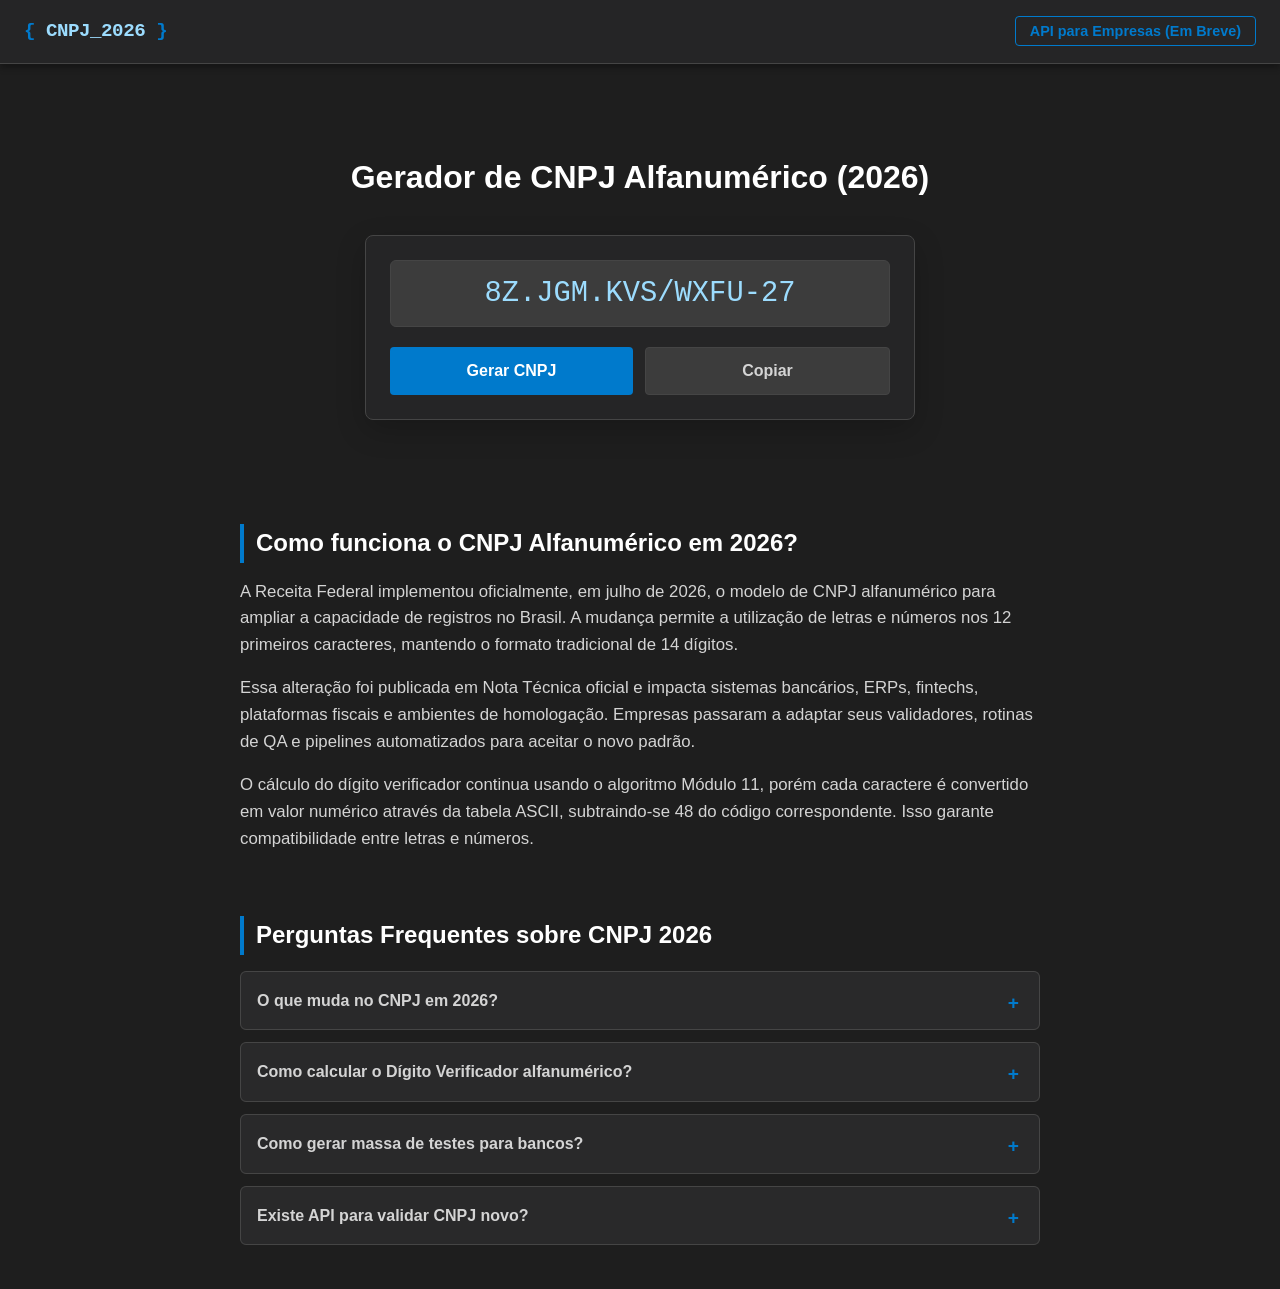
<file: index.html>
<!DOCTYPE html>
<html lang="pt-BR">
<head>
  <meta charset="UTF-8" />
  <meta name="viewport" content="width=device-width, initial-scale=1.0" />

  <title>Gerador e Validador de CNPJ Alfanumérico (2026)</title>

  <!-- SEO META -->
  <meta name="description" content="Gerador e Validador de CNPJ Alfanumérico 2026. Gere massa de testes, valide CNPJ com algoritmo Módulo 11 e Tabela ASCII. Ideal para desenvolvedores, QAs e bancos." />
  <meta name="keywords" content="Gerador CNPJ Alfanumérico, Massa de Teste CNPJ 2026, Algoritmo Validação CNPJ, Tabela ASCII CNPJ, API CNPJ, validar CNPJ novo, CNPJ letras" />
  <meta name="robots" content="index, follow" />
  <meta name="author" content="Gerador CNPJ" />

  <!-- Open Graph -->
  <meta property="og:title" content="Gerador e Validador de CNPJ Alfanumérico 2026" />
  <meta property="og:description" content="Ferramenta online para gerar e validar CNPJ alfanumérico com padrão da Receita Federal." />
  <meta property="og:type" content="website" />
  <meta property="og:locale" content="pt_BR" />
  <meta property="og:url" content="https://seudominio.github.io" />

  <link rel="stylesheet" href="style.css" />

  <link rel="canonical" href="https://geradorcnpjalfanumerico.com.br/">

  <!-- Schema.org -->
  <script type="application/ld+json">
  {
    "@context": "https://schema.org",
    "@type": "SoftwareApplication",
    "name": "Gerador de CNPJ Alfanumérico 2026",
    "applicationCategory": "DeveloperApplication",
    "operatingSystem": "Web",
    "description": "Ferramenta online para geração e validação de CNPJ alfanumérico conforme padrão Receita Federal 2026.",
    "url": "https://seudominio.github.io"
  }
  </script>

  <!-- Google Tag Manager -->
    <script>(function(w,d,s,l,i){w[l]=w[l]||[];w[l].push({'gtm.start':
    new Date().getTime(),event:'gtm.js'});var f=d.getElementsByTagName(s)[0],
    j=d.createElement(s),dl=l!='dataLayer'?'&l='+l:'';j.async=true;j.src=
    'https://www.googletagmanager.com/gtm.js?id='+i+dl;f.parentNode.insertBefore(j,f);
    })(window,document,'script','dataLayer','GTM-PTKZ77SV');</script>
  <!-- End Google Tag Manager -->
</head>

<!-- Google tag (gtag.js) -->
<script async src="https://www.googletagmanager.com/gtag/js?id=G-MRLT4BW05L"></script>
<script>
  window.dataLayer = window.dataLayer || [];
  function gtag(){dataLayer.push(arguments);}
  gtag('js', new Date());

  gtag('config', 'G-MRLT4BW05L');
</script>

<body>

<!-- Google Tag Manager (noscript) -->
<noscript><iframe src="https://www.googletagmanager.com/ns.html?id=GTM-PTKZ77SV"
height="0" width="0" style="display:none;visibility:hidden"></iframe></noscript>
<!-- End Google Tag Manager (noscript) -->

<header class="topbar">
  <span class="logo">CNPJ_2026</span>
  <button id="apiBtn">API para Empresas (Em Breve)</button>
</header>

<main class="container">

  <!-- HERO -->
  <section class="hero">

    <h1>Gerador de CNPJ Alfanumérico (2026)</h1>

    <div class="tool">

      <input
        id="cnpjInput"
        type="text"
        readonly
        placeholder="00.000.000/0000-00"
        aria-label="CNPJ Gerado"
      />

      <div class="buttons">

        <button id="generateBtn" class="primary">
          Gerar CNPJ
        </button>

        <button id="copyBtn" class="secondary">
          Copiar
        </button>

      </div>

    </div>

  </section>

  <!-- INFO -->
  <section class="content">

    <h2>Como funciona o CNPJ Alfanumérico em 2026?</h2>

    <p>
      A Receita Federal implementou oficialmente, em julho de 2026, o modelo de
      CNPJ alfanumérico para ampliar a capacidade de registros no Brasil.
      A mudança permite a utilização de letras e números nos 12 primeiros
      caracteres, mantendo o formato tradicional de 14 dígitos.
    </p>

    <p>
      Essa alteração foi publicada em Nota Técnica oficial e impacta sistemas
      bancários, ERPs, fintechs, plataformas fiscais e ambientes de homologação.
      Empresas passaram a adaptar seus validadores, rotinas de QA e pipelines
      automatizados para aceitar o novo padrão.
    </p>

    <p>
      O cálculo do dígito verificador continua usando o algoritmo Módulo 11,
      porém cada caractere é convertido em valor numérico através da tabela
      ASCII, subtraindo-se 48 do código correspondente. Isso garante
      compatibilidade entre letras e números.
    </p>

  </section>

  <!-- FAQ -->
  <section class="faq">

    <h2>Perguntas Frequentes sobre CNPJ 2026</h2>

    <details>
      <summary>O que muda no CNPJ em 2026?</summary>
      <p>
        O CNPJ passa a aceitar letras (A-Z) nos 12 primeiros caracteres,
        mantendo os dois dígitos verificadores no final.
      </p>
    </details>

    <details>
      <summary>Como calcular o Dígito Verificador alfanumérico?</summary>
      <p>
        Cada caractere é convertido usando o código ASCII menos 48.
        O resultado é aplicado no cálculo Módulo 11 com pesos definidos.
      </p>
    </details>

    <details>
      <summary>Como gerar massa de testes para bancos?</summary>
      <p>
        Utilize este gerador para criar CNPJs válidos para ambientes
        de homologação, testes automatizados, QA e simulações bancárias.
      </p>
    </details>

    <details>
      <summary>Existe API para validar CNPJ novo?</summary>
      <p>
        Atualmente não há API pública oficial. Soluções privadas
        estão em desenvolvimento para integração empresarial.
      </p>
    </details>

  </section>

</main>

<!-- TOAST -->
<div id="toast">Copiado com sucesso!</div>

<div id="modalApi" class="modal-overlay">
  <div class="modal-content">
    <span class="close-modal">&times;</span>
    
    <h3>🚀 API para Desenvolvedores</h3>
    <p>Integre a validação do CNPJ alfanumérico direto no seu ERP ou sistema bancário. Entre na lista de espera.</p>
    
    <form id="apiForm" action="https://formspree.io/f/xnjbdpqw" method="POST">
      
      <div class="form-group">
        <label for="email">E-mail Corporativo</label>
        <input type="email" id="email" name="email" placeholder="dev@suaempresa.com.br" required>
      </div>
      
      <div class="form-group">
        <label for="volume">Volume Mensal</label>
        <select name="volume" id="volume">
          <option value="Baixo">Até 1.000 reqs</option>
          <option value="Medio">1.000 a 50.000 reqs</option>
          <option value="Alto">+50.000 reqs</option>
        </select>
      </div>

      <button type="submit" class="primary btn-full">Entrar na Lista</button>
      
      <p id="form-status"></p>
    </form>
  </div>
</div>

<script src="script.js"></script>
</body>
</html>
</file>
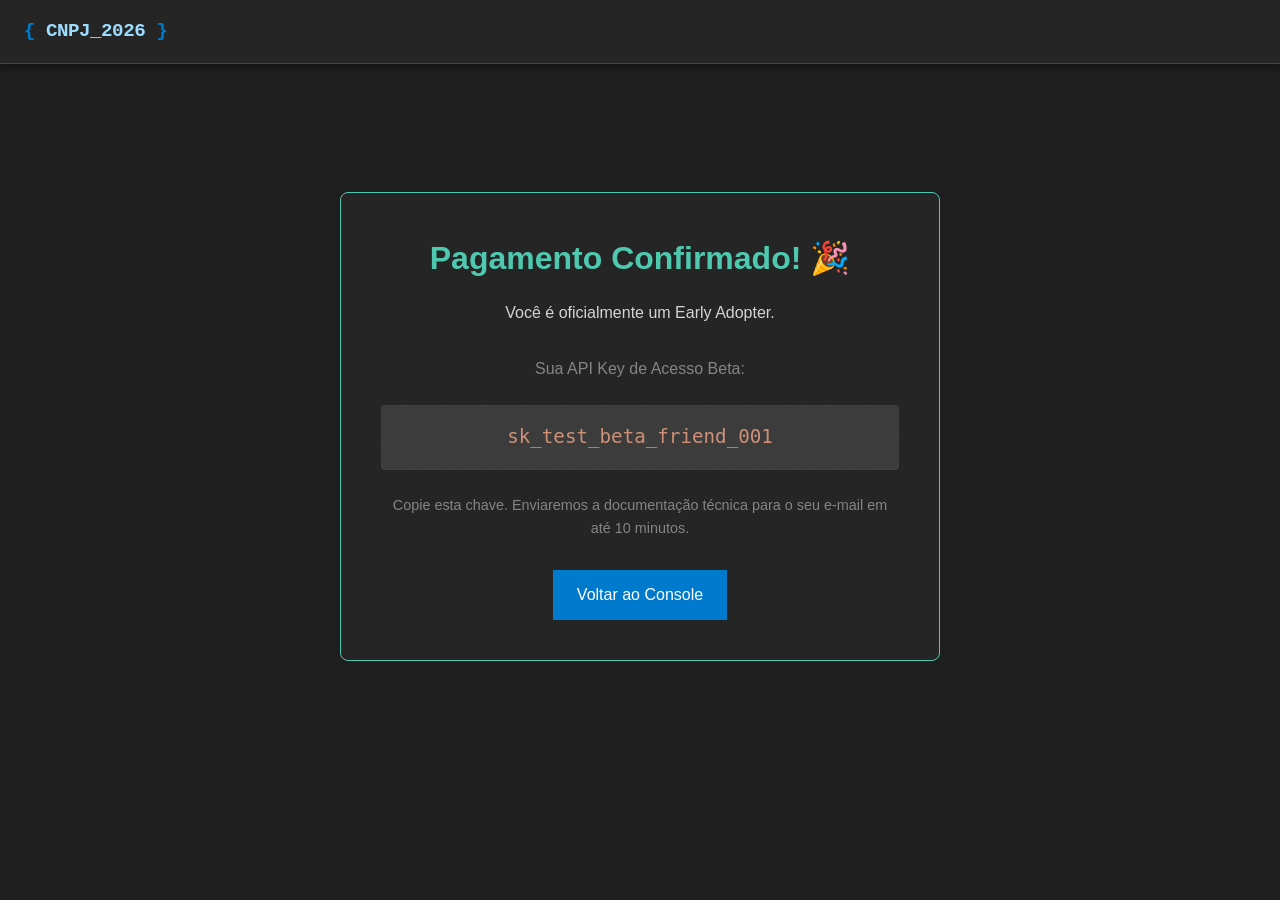
<file: obrigado.html>
<!DOCTYPE html>
<html lang="pt-BR">
<head>
  <meta charset="UTF-8" />
  <meta name="viewport" content="width=device-width, initial-scale=1.0" />
  <title>Pedido Confirmado!</title>
  <link rel="stylesheet" href="style.css" />
</head>
<body>

  <header class="topbar">
    <span class="logo">CNPJ_2026</span>
  </header>

  <main class="container">
    <div class="success-box">
      <h1 style="color: #4ec9b0; margin-bottom: 16px;">Pagamento Confirmado! 🎉</h1>
      <p>Você é oficialmente um Early Adopter.</p>
      
      <div style="margin-top: 30px;">
        <p style="color: var(--text-muted);">Sua API Key de Acesso Beta:</p>
        <div class="key-box">sk_test_beta_friend_001</div>
        <p style="font-size: 0.9rem; color: var(--text-muted);">
          Copie esta chave. Enviaremos a documentação técnica para o seu e-mail em até 10 minutos.
        </p>
      </div>

      <a href="index.html" class="primary" style="display: inline-block; margin-top: 30px; text-decoration: none; padding: 12px 24px;">
        Voltar ao Console
      </a>
    </div>
  </main>

</body>
</html>
</file>
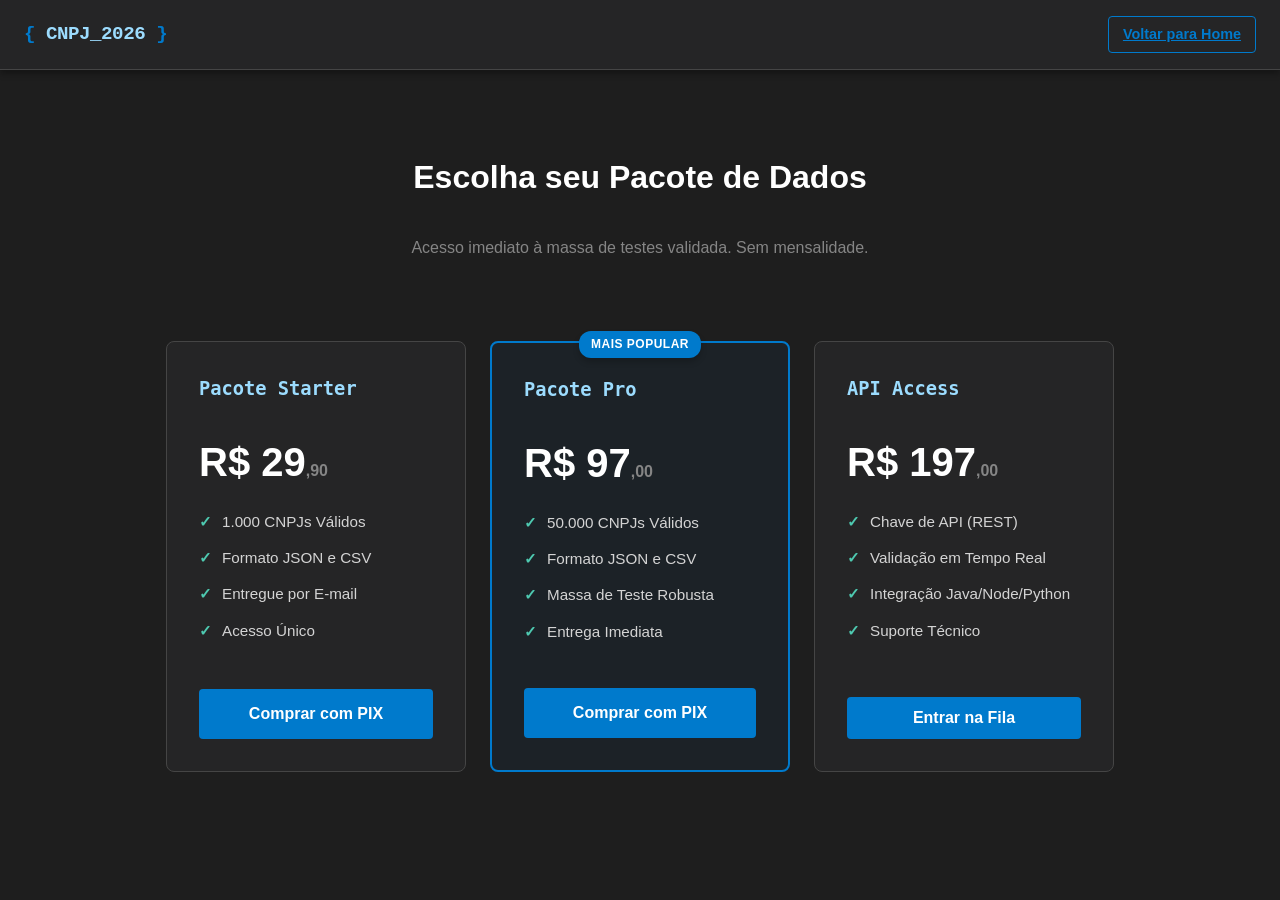
<file: planos.html>
<!DOCTYPE html>
<html lang="pt-BR">
<head>
  <meta charset="UTF-8" />
  <meta name="viewport" content="width=device-width, initial-scale=1.0" />
  <title>Planos - API CNPJ 2026</title>
  <link rel="stylesheet" href="style.css" />
</head>
<body>

  <header class="topbar">
    <span class="logo">CNPJ_2026</span>
    <a href="index.html" id="apiBtn">Voltar para Home</a>
  </header>

  <main class="container">
    <div class="hero">
      <h1>Escolha seu Pacote de Dados</h1>
      <p style="color: var(--text-muted);">Acesso imediato à massa de testes validada. Sem mensalidade.</p>
    </div>

    <div class="pricing-container">
      
      <div class="card">
        <h3>Pacote Starter</h3>
        <div class="price">R$ 29<small>,90</small></div>
        <ul class="features">
          <li>1.000 CNPJs Válidos</li>
          <li>Formato JSON e CSV</li>
          <li>Entregue por E-mail</li>
          <li>Acesso Único</li>
        </ul>
        <a href="#" class="btn-buy">Comprar com PIX</a>
      </div>

      <div class="card featured">
        <div class="badge">MAIS POPULAR</div>
        <h3>Pacote Pro</h3>
        <div class="price">R$ 97<small>,00</small></div>
        <ul class="features">
          <li>50.000 CNPJs Válidos</li>
          <li>Formato JSON e CSV</li>
          <li>Massa de Teste Robusta</li>
          <li>Entrega Imediata</li>
        </ul>
        <a href="#" class="btn-buy">Comprar com PIX</a>
      </div>

      <div class="card">
        <h3>API Access</h3>
        <div class="price">R$ 197<small>,00</small></div>
        <ul class="features">
          <li>Chave de API (REST)</li>
          <li>Validação em Tempo Real</li>
          <li>Integração Java/Node/Python</li>
          <li>Suporte Técnico</li>
        </ul>
        <button class="btn-buy" onclick="alert('Vendas da API abrem dia 01/03. Entre na lista de espera na Home.')">Entrar na Fila</button>
      </div>

    </div>
  </main>

</body>
</html>
</file>
<file: style.css>
/* --- VS CODE THEME VARIABLES --- */
:root {
  --bg-body: #1e1e1e;       /* Fundo do Editor */
  --bg-sidebar: #252526;    /* Fundo da Barra Lateral/Header */
  --bg-input: #3c3c3c;      /* Fundo de Inputs */
  --bg-button: #007acc;     /* Azul VS Code */
  --bg-button-hover: #0062a3;
  --text-main: #d4d4d4;     /* Texto padrão */
  --text-muted: #858585;    /* Texto secundário */
  --border-color: #454545;  /* Bordas */
  --accent-cyan: #9cdcfe;   /* Variáveis */
  --shadow: rgba(0, 0, 0, 0.3);
}

/* RESET */
* {
  margin: 0;
  padding: 0;
  box-sizing: border-box;
}

/* Atualize o BODY para compensar a altura do menu fixo */
body {
  font-family: "Segoe UI", "Roboto", "Helvetica Neue", sans-serif;
  background-color: var(--bg-body);
  color: var(--text-main);
  line-height: 1.6;
  padding-top: 80px; /* <--- ADICIONE ISSO (Empurra o site para baixo) */
}

/* Atualize a TOPBAR para fixar no teto */
.topbar {
  display: flex;
  justify-content: space-between;
  align-items: center;
  padding: 16px 24px;
  background-color: var(--bg-sidebar);
  border-bottom: 1px solid var(--border-color);
  box-shadow: 0 4px 6px var(--shadow);
  
  /* --- NOVAS REGRAS DE FIXAÇÃO --- */
  position: fixed;
  top: 0;
  left: 0;
  width: 100%;
  z-index: 1000; /* Garante que fique acima do conteúdo, mas abaixo do modal */
}

.logo {
  font-family: "Consolas", "Courier New", monospace;
  font-weight: 700;
  font-size: 1.2rem;
  color: var(--accent-cyan);
  letter-spacing: -0.5px;
}

.logo::before { content: "{ "; color: var(--bg-button); }
.logo::after { content: " }"; color: var(--bg-button); }

/* CORREÇÃO AQUI: Botão do Header não estica mais */
#apiBtn {
  background: transparent;
  border: 1px solid var(--bg-button);
  color: var(--bg-button);
  padding: 6px 14px;
  border-radius: 4px;
  cursor: pointer;
  font-size: 0.9rem;
  font-weight: 600;
  transition: all 0.2s;
  flex: 0 0 auto; /* Garante que ele fique pequeno no canto */
  width: auto;    /* Previne largura total */
}

#apiBtn:hover {
  background: var(--bg-button);
  color: white;
}

/* LAYOUT - Atualize apenas o max-width aqui */
.container {
  max-width: 1100px; /* <--- MUDOU DE 900px PARA 1100px */
  margin: auto;
  padding: 32px 16px;
}

/* HERO & TOOL */
.hero {
  text-align: center;
  padding: 40px 16px;
}

.hero h1 {
  font-size: 2rem;
  margin-bottom: 32px;
  color: #fff;
  font-weight: 600;
}

.tool {
  max-width: 550px;
  margin: auto;
  background-color: var(--bg-sidebar);
  padding: 24px;
  border-radius: 8px;
  border: 1px solid var(--border-color);
  box-shadow: 0 10px 30px rgba(0,0,0,0.2);
}

.tool input {
  width: 100%;
  font-family: "Consolas", "Monaco", "Courier New", monospace;
  font-size: 1.8rem;
  padding: 16px;
  text-align: center;
  background-color: var(--bg-input);
  color: var(--accent-cyan);
  border: 1px solid var(--border-color);
  border-radius: 6px;
  margin-bottom: 20px;
  outline: none;
}

.tool input:focus {
  border-color: var(--bg-button);
}

/* BUTTONS */
.buttons {
  display: flex;
  gap: 12px;
}

/* Regra geral de botões */
button {
  padding: 14px;
  border-radius: 4px;
  font-weight: 600;
  cursor: pointer;
  border: none;
  font-family: inherit;
  font-size: 1rem;
  transition: background 0.2s;
}

/* CORREÇÃO: Apenas os botões da ferramenta esticam */
.buttons button {
  flex: 1;
}

.primary {
  background: var(--bg-button);
  color: #fff;
}

.primary:hover {
  background: var(--bg-button-hover);
}

.secondary {
  background: var(--bg-input);
  color: var(--text-main);
  border: 1px solid var(--border-color);
}

.secondary:hover {
  background: #4a4a4a;
}

/* CONTENT & INFO */
.content, .faq {
  margin-top: 64px;
  max-width: 800px;
  margin-left: auto;
  margin-right: auto;
}

.content h2, .faq h2 {
  font-size: 1.5rem;
  margin-bottom: 16px;
  color: #fff;
  border-left: 4px solid var(--bg-button);
  padding-left: 12px;
}

.content p {
  color: var(--text-main);
  margin-bottom: 16px;
  font-size: 1.05rem;
}

/* FAQ */
.faq details {
  background-color: var(--bg-sidebar);
  border: 1px solid var(--border-color);
  border-radius: 6px;
  margin-bottom: 12px;
}

.faq summary {
  padding: 16px;
  font-weight: 600;
  cursor: pointer;
  list-style: none;
  position: relative;
  background-color: rgba(255,255,255,0.02);
}

.faq summary:hover {
  background-color: rgba(255,255,255,0.05);
}

.faq summary::after {
  content: "+";
  position: absolute;
  right: 20px;
  color: var(--bg-button);
  font-weight: bold;
  font-size: 1.2rem;
}

details[open] summary::after {
  content: "-";
}

.faq p {
  padding: 16px;
  border-top: 1px solid var(--border-color);
  color: var(--text-main);
}

/* TOAST */
#toast {
  position: fixed;
  bottom: 24px;
  left: 50%;
  transform: translateX(-50%);
  background: var(--bg-button);
  color: white;
  padding: 12px 24px;
  border-radius: 4px;
  opacity: 0;
  pointer-events: none;
  transition: opacity 0.3s ease;
  font-weight: 600;
  box-shadow: 0 4px 12px rgba(0,0,0,0.3);
}

#toast.show { opacity: 1; }

/* MODAL */
.modal-overlay {
  display: none;
  position: fixed;
  z-index: 2000;
  left: 0;
  top: 0;
  width: 100%;
  height: 100%;
  background-color: rgba(0, 0, 0, 0.7);
  backdrop-filter: blur(5px);
  animation: fadeIn 0.2s;
}

.modal-content {
  background-color: var(--bg-sidebar);
  margin: 10% auto;
  padding: 32px;
  border-radius: 8px;
  border: 1px solid var(--border-color);
  width: 90%;
  max-width: 450px;
  position: relative;
  box-shadow: 0 20px 50px rgba(0,0,0,0.5);
  color: var(--text-main);
}

.modal-content h3 { color: #fff; margin-bottom: 10px; }
.modal-content p { color: var(--text-muted); }

.close-modal {
  color: var(--text-muted);
  position: absolute;
  right: 20px;
  top: 15px;
  font-size: 24px;
  cursor: pointer;
}
.close-modal:hover { color: #fff; }

.form-group label { color: var(--text-main); }

.form-group input, 
.form-group select {
  background-color: var(--bg-input);
  border: 1px solid var(--border-color);
  color: #fff;
  border-radius: 4px;
}

.form-group input::placeholder { color: var(--text-muted); }

.form-group input:focus,
.form-group select:focus {
  border-color: var(--bg-button);
}

.btn-full { width: 100%; margin-top: 10px; }

#form-status {
  text-align: center;
  margin-top: 10px;
  font-size: 0.9rem;
}

@keyframes fadeIn {
  from { opacity: 0; }
  to { opacity: 1; }
}

@media (max-width: 600px) {
  .buttons { flex-direction: column; }
  .tool input { font-size: 1.4rem; }
}

/* --- PRICING CARDS (VS CODE STYLE) --- */
.pricing-container {
  display: flex;
  gap: 24px;
  justify-content: center;
  flex-wrap: wrap;
  margin-top: 40px;
}

.card {
  background-color: var(--bg-sidebar);
  border: 1px solid var(--border-color);
  border-radius: 8px;
  padding: 32px;
  width: 300px;
  text-align: left;
  position: relative;
  transition: transform 0.2s, box-shadow 0.2s;
  display: flex;
  flex-direction: column;
}

.card:hover {
  transform: translateY(-5px);
  box-shadow: 0 10px 30px rgba(0,0,0,0.3);
  border-color: var(--bg-button);
}

/* Destaque do plano recomendado */
.card.featured {
  border: 2px solid var(--bg-button);
  background-color: rgba(0, 122, 204, 0.05); /* Azul bem fraquinho no fundo */
}

.badge {
  position: absolute;
  top: -12px;
  left: 50%;
  transform: translateX(-50%);
  background-color: var(--bg-button);
  color: white;
  padding: 4px 12px;
  border-radius: 12px;
  font-size: 0.75rem;
  font-weight: bold;
  letter-spacing: 0.5px;
  box-shadow: 0 4px 6px rgba(0,0,0,0.2);
}

.card h3 {
  color: var(--accent-cyan); /* Azul claro código */
  font-family: "Consolas", monospace;
  margin-bottom: 10px;
}

.price {
  font-size: 2.5rem;
  font-weight: bold;
  color: #fff;
  margin: 16px 0;
}

.price small {
  font-size: 1rem;
  color: var(--text-muted);
}

.features {
  list-style: none;
  margin-bottom: 32px;
  flex-grow: 1; /* Empurra o botão para baixo */
}

.features li {
  margin-bottom: 12px;
  color: var(--text-main);
  font-size: 0.95rem;
  display: flex;
  align-items: center;
}

.features li::before {
  content: "✓";
  color: #4ec9b0; /* Verde código */
  margin-right: 10px;
  font-weight: bold;
}

/* Botão de compra full width */
.card .btn-buy {
  width: 100%;
  padding: 12px;
  background-color: var(--bg-button);
  color: white;
  text-decoration: none;
  text-align: center;
  border-radius: 4px;
  font-weight: 600;
  transition: background 0.2s;
  border: none;
  cursor: pointer;
}

.card .btn-buy:hover {
  background-color: var(--bg-button-hover);
}

/* SUCCESS PAGE Styles */
.success-box {
  max-width: 600px;
  margin: 80px auto;
  text-align: center;
  background-color: var(--bg-sidebar);
  border: 1px solid #4ec9b0; /* Borda Verde */
  padding: 40px;
  border-radius: 8px;
}

.key-box {
  background-color: var(--bg-input);
  color: #ce9178; /* Cor de String (Laranja/Rosa) */
  padding: 16px;
  font-family: "Consolas", monospace;
  font-size: 1.2rem;
  margin: 24px 0;
  border-radius: 4px;
  border: 1px dashed var(--border-color);
  user-select: all; /* Facilita copiar */
}
</file>
